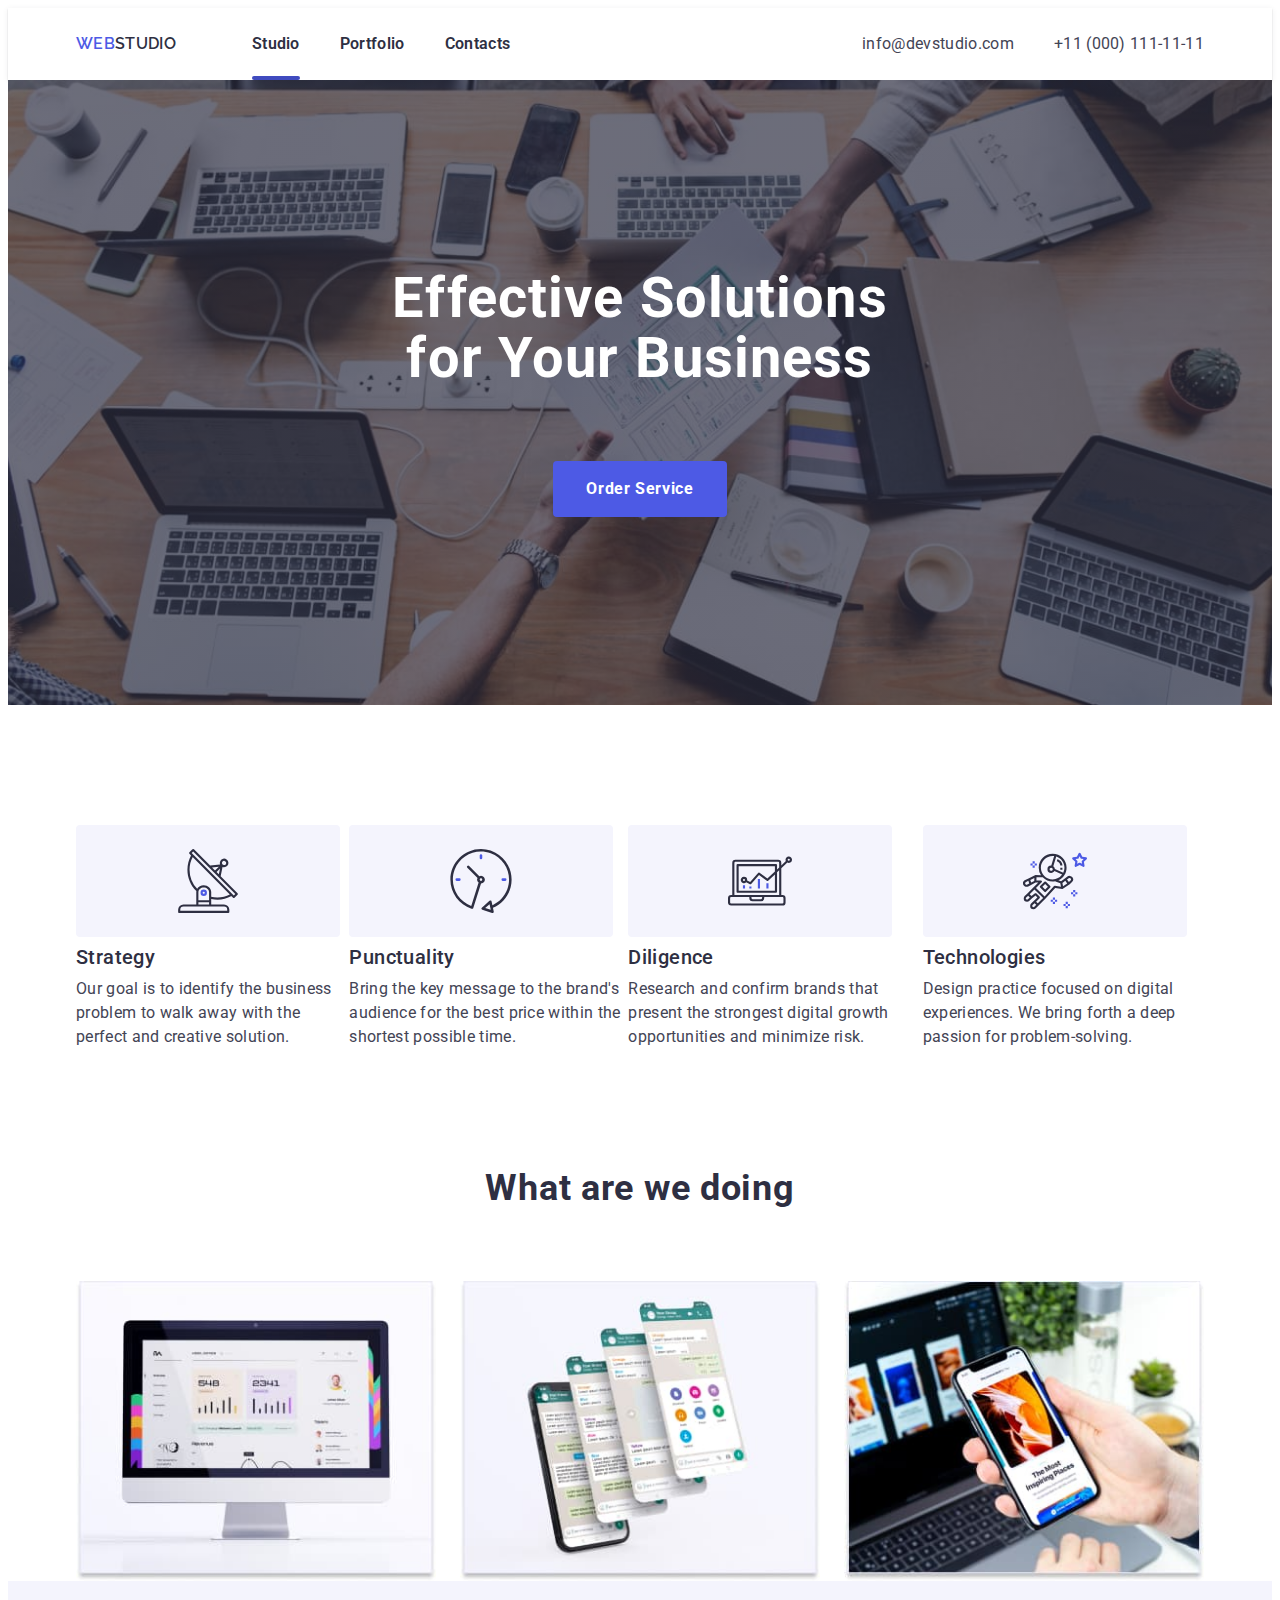
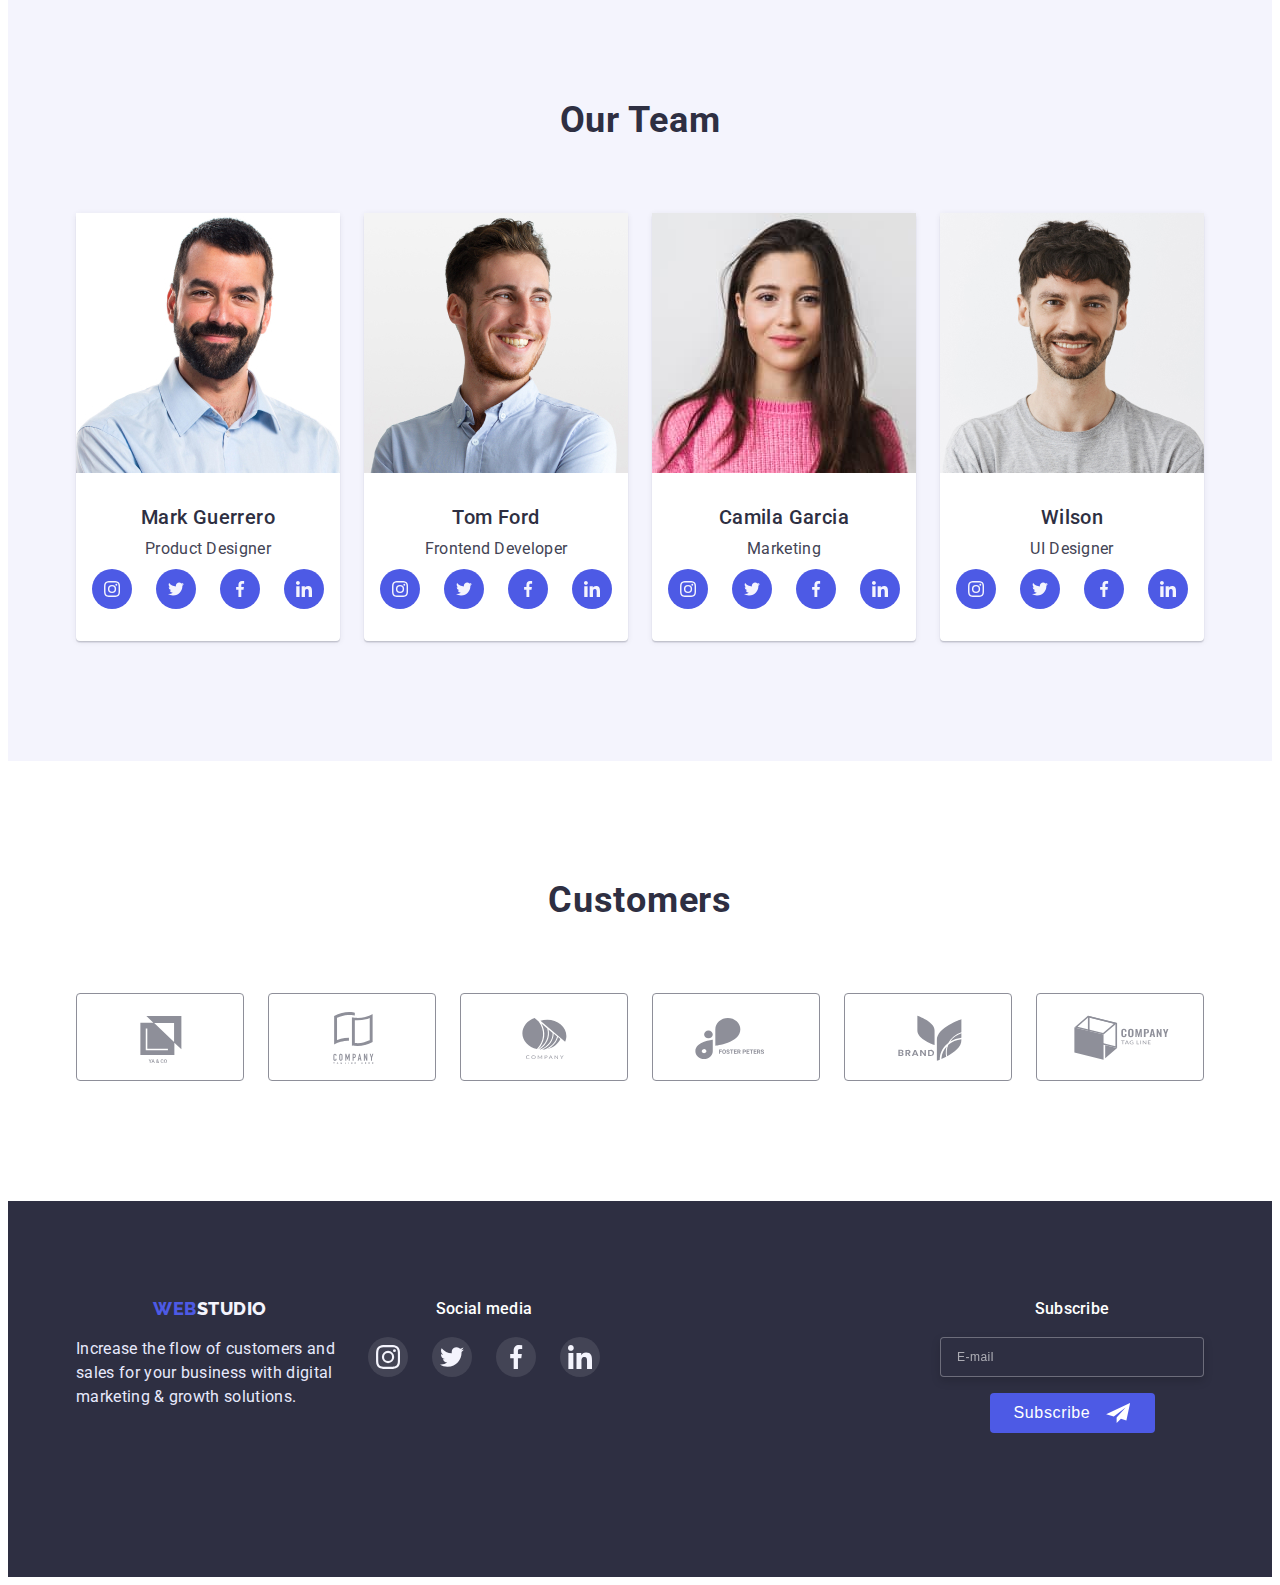
<file: index.html>
<!DOCTYPE html>
<html lang="en">

<head>
  <meta charset="UTF-8">
  <meta http-equiv="X-UA-Compatible" content="IE=edge">
  <meta name="viewport" content="width=device-width, initial-scale=1.0">
  <title>WebStudio</title>
  <link rel="stylesheet" href="https://cdnjs.cloudflare.com/ajax/libs/modern-normalize/1.1.0/modern-normalize.min.css"
    integrity="sha512-wpPYUAdjBVSE4KJnH1VR1HeZfpl1ub8YT/NKx4PuQ5NmX2tKuGu6U/JRp5y+Y8XG2tV+wKQpNHVUX03MfMFn9Q=="
    crossorigin="anonymous" referrerpolicy="no-referrer">
  <link rel="preconnect" href="https://fonts.googleapis.com">
  <link rel="preconnect" href="https://fonts.gstatic.com" crossorigin>
  <link href="https://fonts.googleapis.com/css2?family=Raleway:wght@800&family=Roboto:wght@400;500;700;900&display=swap"
    rel="stylesheet">
  <link rel="stylesheet" href="./css/styles.css">
  <link rel="stylesheet" href="./css/mobile.css">
  <link rel="stylesheet" href="./css/tablet.css">
  <link rel="stylesheet" href="./css/desktop.css">

</head>

<body class="site-body">
  <header class="header">
    <div class="container header-nav">
      <nav class="navigation">
        <a class="header-link header-logo link" href="./index.html"><span class="first-leters">Web</span>Studio</a>
        <ul class="header-list list">
          <li class="item"><a class="header-link link current" href="./index.html">Studio</a></li>
          <li class="item"><a class="header-link link" href="./portfolio.html">Portfolio</a></li>
          <li class="item"><a class="header-link link" href="">Contacts</a></li>
        </ul>
      </nav>
      <ul class="contact list">
        <li><a class="header-tel link" href="mailto:info@devstudio.com">info@devstudio.com</a></li>
        <li><a class="header-email link" href="tel:+110001111111">+11 (000) 111-11-11</a></li>
      </ul>
    </div>
  </header>

  <main>
    <section class="hero">
      <div class="container">
        <h1 class="hero-title">Effective Solutions for Your Business</h1>
        <button data-modal-open type="button" class="hero-btn">Order Service</button>
      </div>
    </section>

  <section class="feature">
    <div class="container">
      <h2 class="visually-hidden">Feature</h2>
      <ul class="feature-list list">
        <li class="feature-item">
          <div class="future-block">
            <svg class="future-icon" width="64" height="64">
              <use href="./images/icons.svg#icon-antenna">
              </use>
            </svg>
          </div>
          <h3 class="feature-tile">Strategy</h3>
          <p class="feature-text">Our goal is to identify the business problem to walk away with the perfect and
            creative solution.</p>
        </li>
        <li class="feature-item">
          <div class="future-block">
            <svg class="future-icon" width="64" height="64">
              <use href="./images/icons.svg#icon-clock">
              </use>
            </svg>
          </div>
          <h3 class="feature-tile">Punctuality</h3>
          <p class="feature-text">Bring the key message to the brand's audience for the best price within the shortest
            possible time.</p>
        </li>
        <li class="feature-item">
          <div class="future-block">
            <svg class="future-icon" width="64" height="64">
              <use href="./images/icons.svg#icon-diagram">
              </use>
            </svg>
          </div>
          <h3 class="feature-tile">Diligence</h3>
          <p class="feature-text">Research and confirm brands that present the strongest digital growth opportunities
            and minimize risk.</p>
        </li>
        <li class="feature-item">
          <div class="future-block">
            <svg class="future-icon" width="64" height="64">
              <use href="./images/icons.svg#icon-astronaut">
              </use>
            </svg>
          </div>
          <h3 class="feature-tile">Technologies</h3>
          <p class="feature-text">Design practice focused on digital experiences. We bring forth a deep passion for
            problem-solving.</p>
        </li>
      </ul>
    </div>
  </section>

  <section class="work">
    <div class="container">
      <h2 class="work-title">What are we doing</h2>
      <ul class="work-list list">
        <li class="item"><img src="images/img.jpg" alt="Computer" width="360" height="300"></li>
        <li class="item"><img src="images/img2.jpg" alt="Phones" width="360" height="300"></li>
        <li class="item"><img src="images/img3.jpg" alt="Phone in hand" width="360" height="300"></li>
      </ul>
    </div>
  </section>

  <section class="team">
    <div class="container">
      <h2 class="team-title">Our Team</h2>
      <ul class="team-list list">
        <li class="team-item"><img src="./images/team-card1.jpg" class="team-image" alt="team-card1" width="264"
            height="260">
          <h3 class="team-name">Mark Guerrero</h3>
          <p class="team-text">Product Designer</p>
          <ul class="team-soc list">
            <li class="soc-item"><a href="" class="soc-link link">
                <svg class="soc-icon" width="16" height="16">
                  <use href="./images/icons.svg#icon-instagram"></use>
                </svg>
              </a></li>
            <li class="soc-item"><a href="" class="soc-link link">
                <svg class="soc-icon" width="16" height="16">
                  <use href="./images/icons.svg#icon-twitter"></use>
                </svg>
              </a></li>
            <li class="soc-item"><a href="" class="soc-link link">
                <svg class="soc-icon" width="16" height="16">
                  <use href="./images/icons.svg#icon-facebook"></use>
                </svg>
              </a></li>
            <li class="soc-item"><a href="" class="soc-link link">
                <svg class="soc-icon" width="16" height="16">
                  <use href="./images/icons.svg#icon-linkedin"></use>
                </svg>
              </a></li>
          </ul>
        </li>
        <li class="team-item"><img src="./images/team-card2.jpg" class="team-image" alt="team-card2" width="264"
            height="260">
          <h3 class="team-name">Tom Ford</h3>
          <p class="team-text">Frontend Developer</p>
          <ul class="team-soc list">
            <li class="soc-item"><a href="" class="soc-link link">
                <svg class="soc-icon" width="16" height="16">
                  <use href="./images/icons.svg#icon-instagram"></use>
                </svg>
              </a></li>
            <li class="soc-item"><a href="" class="soc-link link">
                <svg class="soc-icon" width="16" height="16">
                  <use href="./images/icons.svg#icon-twitter"></use>
                </svg>
              </a></li>
            <li class="soc-item"><a href="" class="soc-link link">
                <svg class="soc-icon" width="16" height="16">
                  <use href="./images/icons.svg#icon-facebook"></use>
                </svg>
              </a></li>
            <li class="soc-item"><a href="" class="soc-link link">
                <svg class="soc-icon" width="16" height="16">
                  <use href="./images/icons.svg#icon-linkedin"></use>
                </svg>
              </a></li>
          </ul>
        </li>
        <li class="team-item"><img src="./images/team-card3.jpg" class="team-image" alt="team-card3" width="264"
            height="260">
          <h3 class="team-name">Camila Garcia</h3>
          <p class="team-text">Marketing</p>
          <ul class="team-soc list">
            <li class="soc-item"><a href="" class="soc-link link">
                <svg class="soc-icon" width="16" height="16">
                  <use href="./images/icons.svg#icon-instagram"></use>
                </svg>
              </a></li>
            <li class="soc-item"><a href="" class="soc-link link">
                <svg class="soc-icon" width="16" height="16">
                  <use href="./images/icons.svg#icon-twitter"></use>
                </svg>
              </a></li>
            <li class="soc-item"><a href="" class="soc-link link">
                <svg class="soc-icon" width="16" height="16">
                  <use href="./images/icons.svg#icon-facebook"></use>
                </svg>
              </a></li>
            <li class="soc-item"><a href="" class="soc-link link">
                <svg class="soc-icon" width="16" height="16">
                  <use href="./images/icons.svg#icon-linkedin"></use>
                </svg>
              </a></li>
          </ul>
        </li>
        <li class="team-item"><img src="./images/team-card4.jpg" class="team-image" alt="team-card4" width="264"
            height="260">
          <h3 class="team-name">Wilson</h3>
          <p class="team-text">UI Designer</p>
          <ul class="team-soc list">
            <li class="soc-item"><a href="" class="soc-link link">
                <svg class="soc-icon" width="16" height="16">
                  <use href="./images/icons.svg#icon-instagram"></use>
                </svg>
              </a></li>
            <li class="soc-item"><a href="" class="soc-link link">
                <svg class="soc-icon" width="16" height="16">
                  <use href="./images/icons.svg#icon-twitter"></use>
                </svg>
              </a></li>
            <li class="soc-item"><a href="" class="soc-link link">
                <svg class="soc-icon" width="16" height="16">
                  <use href="./images/icons.svg#icon-facebook"></use>
                </svg>
              </a></li>
            <li class="soc-item"><a href="" class="soc-link link">
                <svg class="soc-icon" width="16" height="16">
                  <use href="./images/icons.svg#icon-linkedin"></use>
                </svg>
              </a></li>
          </ul>
        </li>
      </ul>
    </div>
  </section>

  <section class="customers">
    <div class="container">
      <h2 class="customers-title">Customers</h2>
      <ul class="customers-list list">
        <li class="customers-item"><a href="" class="customers-link link">
            <svg class="company-icom" width="104" height="56">
              <use href="./images/icons.svg#icon-logo-1"></use>
            </svg>
          </a></li>
        <li class="customers-item"><a href="" class="customers-link link">
            <svg class="company-icom" width="104" height="56">
              <use href="./images/icons.svg#icon-logo-2"></use>
            </svg>
          </a></li>
        <li class="customers-item"><a href="" class="customers-link link">
            <svg class="company-icom" width="104" height="56">
              <use href="./images/icons.svg#icon-logo-3"></use>
            </svg>
          </a></li>
        <li class="customers-item"><a href="" class="customers-link link">
            <svg class="company-icom" width="104" height="56">
              <use href="./images/icons.svg#icon-logo-4"></use>
            </svg>
          </a></li>
        <li class="customers-item"><a href="" class="customers-link link">
            <svg class="company-icom" width="104" height="56">
              <use href="./images/icons.svg#icon-logo-5"></use>
            </svg>
          </a></li>
        <li class="customers-item"><a href="" class="customers-link link">
            <svg class="company-icom" width="104" height="56">
              <use href="./images/icons.svg#icon-logo-6"></use>
            </svg>
          </a></li>
      </ul>
    </div>
  </section>
  </main>

  <footer class="footer">
    <div class="container footer-container">
      <div class="footer-container-logo">
        <a href="./index.html" class="footer-logo link"><span class="first-leters">Web</span>Studio</a>
        <p class="footer-text">
          Increase the flow of customers and sales for your business with digital marketing & growth solutions.
        </p>
      </div>
      <div class="media">
        <p class="soc-text">Social media</p>
        <ul class="media-soc list">
          <li class="soc-item"><a href="" class="footer-soc-link link">
              <svg class="footer-soc-icon" width="24" height="24">
                <use href="./images/icons.svg#icon-instagram"></use>
              </svg>
            </a></li>
          <li class="soc-item"><a href="" class="footer-soc-link link">
              <svg class="footer-soc-icon" width="24" height="24">
                <use href="./images/icons.svg#icon-twitter"></use>
              </svg>
            </a></li>
          <li class="soc-item"><a href="" class="footer-soc-link link">
              <svg class="footer-soc-icon" width="24" height="24">
                <use href="./images/icons.svg#icon-facebook"></use>
              </svg>
            </a></li>
          <li class="soc-item"><a href="" class="footer-soc-link link">
              <svg class="footer-soc-icon" width="24" height="24">
                <use href="./images/icons.svg#icon-linkedin"></use>
              </svg>
            </a></li>
        </ul>
      </div>
      <div class="subscrible">
        <p class="subscrible-text">Subscribe</p>
        <form class="subscribe-form">
          <input type="email" name="email" id="email" class="subscribe-input" placeholder="E-mail">
          <button type="submit" class="subscribe-btn">Subscribe
            <svg width="24" height="20" class="subscribe-svg">
              <use href="./images/icons.svg#icon-send"></use>
            </svg>
          </button>
        </form>
      </div>
    </div>

  </footer>

  <div class="backdrop is-hidden" data-modal>
    <div class="modal">
      <button data-modal-close type="button" class="modal-close"><svg class="icon icon-vector">
          <use href="./images/icons.svg#icon-vector"></use>
        </svg></button>

      <form class=" form-order">
        <div>
          <p class="form-title">Leave your contacts and we will call you back</p>
        </div>
        <div class="form-field">
          <label for="name" class="form-lable">Name</label>
          <input type="text" name="user-name" id="name" class="form-input" autofocus required>
          <svg class="input-icon" width="12" height="12">
            <use href="./images/icons.svg#icon-user"></use>
          </svg>
        </div>

        <div class=" form-field">
          <label for="tel" class="form-lable">Phone</label>
          <input type="tel" name="phone" class="form-input" id="tel" required>
          <svg class="input-icon" width="13" height="13">
            <use href="./images/icons.svg#icon-tel"></use>
          </svg>
        </div>

        <div class=" form-field">
          <label for="mail" class="form-lable">Email</label>
          <input type="email" name="mail" class="form-input" id="mail" required>
          <svg class="input-icon" width="15" height="13">
            <use href="./images/icons.svg#icon-mail"></use>
          </svg>
        </div>

        <div class=" form-field last-field">
          <label for="comment" class="form-lable">Comment</label>
          <textarea name="comment" class="form-textarea" id="comment" cols="30" rows="10"
            placeholder="Text input"></textarea>
        </div>

        <div class="form-check">
          <input type="checkbox" name="agreement" class="checkbox-input" value="true" id="agreement">
          <label for="agreement" class="checkbox-lable">I accept the terms and conditions of the
            <a href="" class="privacy">Privacy Policy</a>
          </label>
        </div>

        <div class="form-submit">
          <button type="submit" class="form-btn">Send
          </button>
        </div>
      </form>

    </div>
  </div>


  <script src="./js/modal.js"></script>
</body>

</html>
</file>
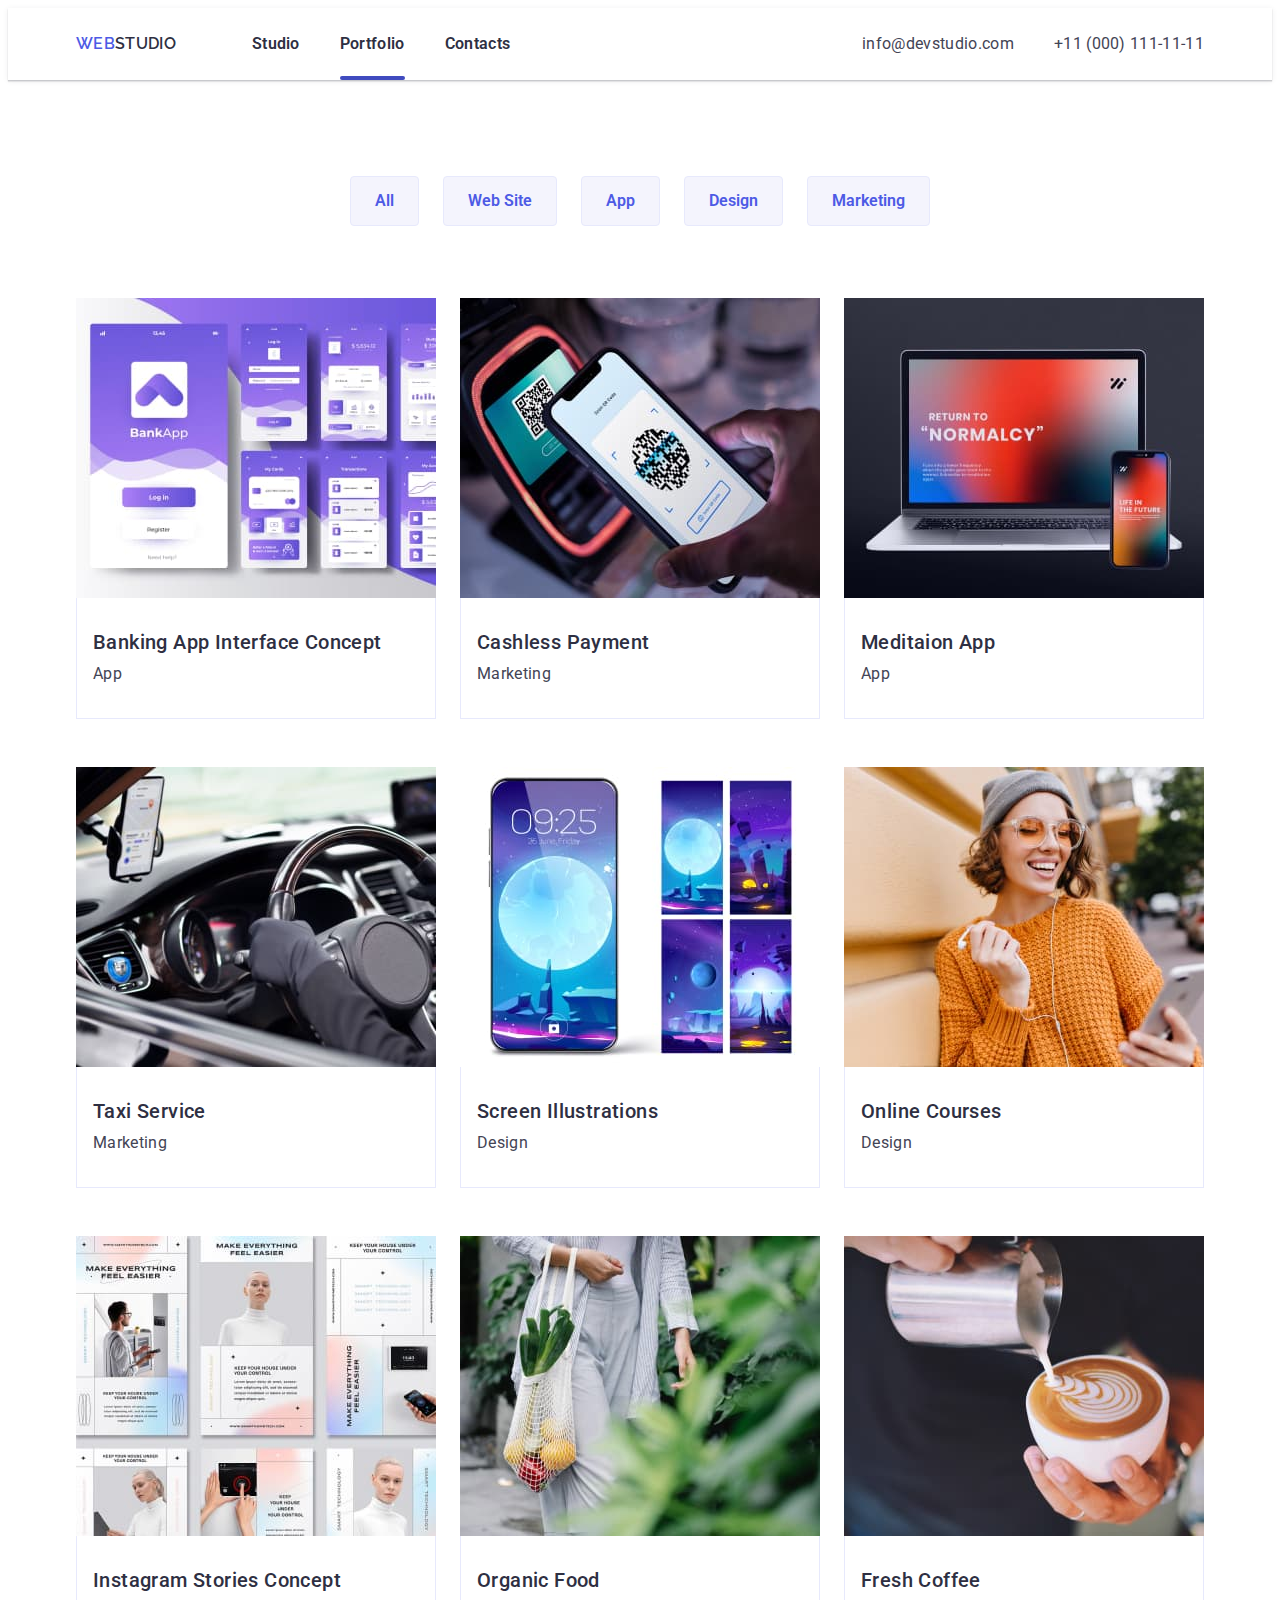
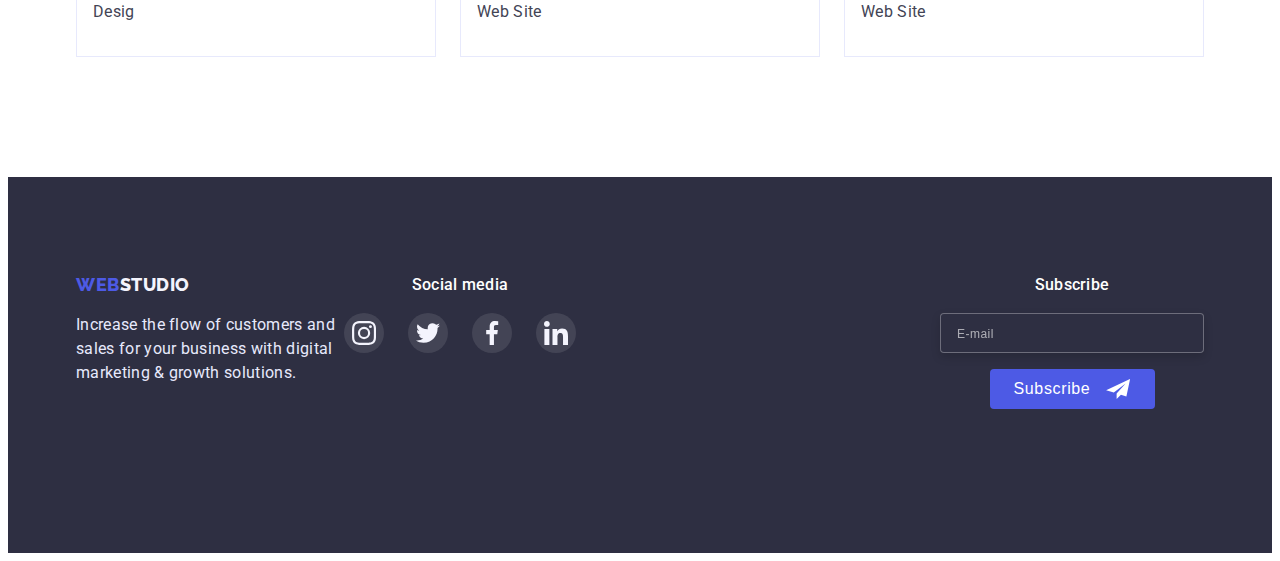
<file: portfolio.html>
<!DOCTYPE html>
<html lang="en">

<head>
  <meta charset="UTF-8">
  <meta http-equiv="X-UA-Compatible" content="IE=edge">
  <meta name="viewport" content="width=device-width, initial-scale=1.0">
  <title>WebStudio</title>
  <link rel="stylesheet" href="https://cdnjs.cloudflare.com/ajax/libs/modern-normalize/1.1.0/modern-normalize.min.css"
    integrity="sha512-wpPYUAdjBVSE4KJnH1VR1HeZfpl1ub8YT/NKx4PuQ5NmX2tKuGu6U/JRp5y+Y8XG2tV+wKQpNHVUX03MfMFn9Q=="
    crossorigin="anonymous" referrerpolicy="no-referrer">
  <link rel="preconnect" href="https://fonts.googleapis.com">
  <link rel="preconnect" href="https://fonts.gstatic.com" crossorigin>
  <link href="https://fonts.googleapis.com/css2?family=Raleway:wght@800&family=Roboto:wght@400;500;700;900&display=swap"
    rel="stylesheet">
  <link rel="stylesheet" href="./css/styles.css">
  <link rel="stylesheet" href="./css/mobile.css">
  <link rel="stylesheet" href="./css/tablet.css">
  <link rel="stylesheet" href="./css/desktop.css">
</head>

<body class="site-body">
  <header class="header">
    <div class="container header-nav">
      <nav class="navigation">
        <a class="header-link header-logo link" href="./index.html"><span class="first-leters">Web</span>Studio</a>
        <ul class="header-list list">
          <li class="item"><a class="header-link link" href="./index.html">Studio</a></li>
          <li class="item"><a class="header-link link current" href="./portfolio.html">Portfolio</a></li>
          <li class="item"><a class="header-link link" href="">Contacts</a></li>
        </ul>
      </nav>
      <ul class="contact list">
        <li><a class="header-tel link" href="mailto:info@devstudio.com">info@devstudio.com</a></li>
        <li><a class="header-email link" href="tel:+110001111111">+11 (000) 111-11-11</a></li>
      </ul>
    </div>
  </header>

  <main>
    <section class="portfolio">
      <h2 class="portfolio visually-hidden">Portfolio</h2>
      <div class="container">
        <h1 class="filter visually-hidden">Filter</h1>
        <ul class="filter-list list">
          <li><button type="button" class="btn">All</button></li>
          <li><button type="button" class="btn">Web Site</button></li>
          <li><button type="button" class="btn">App</button></li>
          <li><button type="button" class="btn">Design</button></li>
          <li><button type="button" class="btn">Marketing</button></li>
        </ul>

        <ul class="portfolio-list list">
          <li class="portfolio-item">
            <a href="" class="portfolio-link link">
              <div class="portfolio-overlay">
                <img src="./images/portfolio/banking-app.jpg" class="portfolio-picture" alt="Babking app" width="360">
                <div class="overley-card">
                  <p class="text-card">14 Stylish and User-Friendly App Design Concepts · Task
                    Manager App · Calorie Tracker App · Exotic Fruit Ecommerce App · Cloud
                    Storage App</p>
                </div>
              </div>
              <div class="container-txt">
                <h3 class="portfolio-title">Banking App Interface Concept</h3>
                <p class="portfolio-text">App</p>
              </div>
            </a>
          </li>
          <li class="portfolio-item">
            <a href="" class="portfolio-link link">
              <div class="portfolio-overlay">
                <img src="./images/portfolio/cashless-payment.jpg" class="portfolio-picture" alt="Phone scan"
                  width="360">
                <div class="overley-card">
                  <p class="text-card">14 Stylish and User-Friendly App Design Concepts · Task
                    Manager App · Calorie Tracker App · Exotic Fruit Ecommerce App · Cloud
                    Storage App</p>
                </div>
              </div>
              <div class="container-txt">
                <h3 class="portfolio-title">Cashless Payment</h3>
                <p class="portfolio-text">Marketing</p>
              </div>
            </a>
          </li>
          <li class="portfolio-item">
            <a href="" class="portfolio-link link">
              <div class="portfolio-overlay">
                <img src="./images/portfolio/meditaion-app.jpg" class="portfolio-picture" alt="Laptop" width="360">
                <div class="overley-card">
                  <p class="text-card">14 Stylish and User-Friendly App Design Concepts · Task
                    Manager App · Calorie Tracker App · Exotic Fruit Ecommerce App · Cloud
                    Storage App</p>
                </div>
              </div>
              <div class="container-txt">
                <h3 class="portfolio-title">Meditaion App</h3>
                <p class="portfolio-text">App</p>
              </div>
            </a>
          </li>
          <li class="portfolio-item">
            <a href="" class="portfolio-link link">
              <div class="portfolio-overlay">
                <img src="./images/portfolio/taxi-service.jpg" class="portfolio-picture" alt="Car" width="360">
                <div class="overley-card">
                  <p class="text-card">14 Stylish and User-Friendly App Design Concepts · Task
                    Manager App · Calorie Tracker App · Exotic Fruit Ecommerce App · Cloud
                    Storage App</p>
                </div>
              </div>
              <div class="container-txt">
                <h3 class="portfolio-title">Taxi Service</h3>
                <p class="portfolio-text">Marketing</p>
              </div>
            </a>
          </li>
          <li class="portfolio-item">
            <a href="" class="portfolio-link link">
              <div class="portfolio-overlay">
                <img src="./images/portfolio/screen-illustrations.jpg" class="portfolio-picture" alt="Phone"
                  width="360">
                <div class="overley-card">
                  <p class="text-card">14 Stylish and User-Friendly App Design Concepts · Task
                    Manager App · Calorie Tracker App · Exotic Fruit Ecommerce App · Cloud
                    Storage App</p>
                </div>
              </div>
              <div class="container-txt">
                <h3 class="portfolio-title">Screen Illustrations</h3>
                <p class="portfolio-text">Design</p>
              </div>
            </a>
          </li>
          <li class="portfolio-item">
            <a href="" class="portfolio-link link">
              <div class="portfolio-overlay">
                <img src="./images/portfolio/online-courses.jpg" class="portfolio-picture" alt="Girl" width="360">
                <div class="overley-card">
                  <p class="text-card">14 Stylish and User-Friendly App Design Concepts · Task
                    Manager App · Calorie Tracker App · Exotic Fruit Ecommerce App · Cloud
                    Storage App</p>
                </div>
              </div>
              <div class="container-txt">
                <h3 class="portfolio-title">Online Courses</h3>
                <p class="portfolio-text">Design</p>
              </div>
            </a>
          </li>
          <li class="portfolio-item">
            <a href="" class="portfolio-link link">
              <div class="portfolio-overlay">
                <img src="./images/portfolio/instagram-stories.jpg" class="portfolio-picture" alt="Instagram stories"
                  width="360">
                <div class="overley-card">
                  <p class="text-card">14 Stylish and User-Friendly App Design Concepts · Task
                    Manager App · Calorie Tracker App · Exotic Fruit Ecommerce App · Cloud
                    Storage App</p>
                </div>
              </div>
              <div class="container-txt">
                <h3 class="portfolio-title">Instagram Stories Concept</h3>
                <p class="portfolio-text">Desig</p>
              </div>
            </a>
          </li>
          <li class="portfolio-item">
            <a href="" class="portfolio-link link">
              <div class="portfolio-overlay">
                <img src="./images/portfolio/organic-food.jpg" class="portfolio-picture" alt="Food" width="360">
                <div class="overley-card">
                  <p class="text-card">14 Stylish and User-Friendly App Design Concepts · Task
                    Manager App · Calorie Tracker App · Exotic Fruit Ecommerce App · Cloud
                    Storage App</p>
                </div>
              </div>
              <div class="container-txt">
                <h3 class="portfolio-title">Organic Food</h3>
                <p class="portfolio-text">Web Site</p>
              </div>
            </a>
          </li>
          <li class="portfolio-item">
            <a href="" class="portfolio-link link">
              <div class="portfolio-overlay">
                <img src="./images/portfolio/fresh-coffee.jpg" class="portfolio-picture" alt="The cap of coffee"
                  width="360">
                <div class="overley-card">
                  <p class="text-card">14 Stylish and User-Friendly App Design Concepts · Task
                    Manager App · Calorie Tracker App · Exotic Fruit Ecommerce App · Cloud
                    Storage App</p>
                </div>
              </div>
              <div class="container-txt">
                <h3 class="portfolio-title">Fresh Coffee</h3>
                <p class="portfolio-text">Web Site</p>
              </div>
            </a>
          </li>
        </ul>
      </div>
    </section>
  </main>

  <footer class="footer">
    <div class="container footer-container">
      <div>
        <a href="./index.html" class="footer-logo link"><span class="first-leters">Web</span>Studio</a>
        <p class="footer-text">
          Increase the flow of customers and sales for your business with digital marketing & growth solutions.
        </p>
      </div>
      <div class="media">
        <p class="soc-text">Social media</p>
        <ul class="media-soc list">
          <li class="soc-item"><a href="" class="footer-soc-link link">
              <svg class="footer-soc-icon" width="24" height="24">
                <use href="./images/icons.svg#icon-instagram"></use>
              </svg>
            </a></li>
          <li class="soc-item"><a href="" class="footer-soc-link link">
              <svg class="footer-soc-icon" width="24" height="24">
                <use href="./images/icons.svg#icon-twitter"></use>
              </svg>
            </a></li>
          <li class="soc-item"><a href="" class="footer-soc-link link">
              <svg class="footer-soc-icon" width="24" height="24">
                <use href="./images/icons.svg#icon-facebook"></use>
              </svg>
            </a></li>
          <li class="soc-item"><a href="" class="footer-soc-link link">
              <svg class="footer-soc-icon" width="24" height="24">
                <use href="./images/icons.svg#icon-linkedin"></use>
              </svg>
            </a></li>
        </ul>
      </div>
      <div class="subscrible">
        <p class="subscrible-text">Subscribe</p>
        <form class="subscribe-form">
          <input type="email" name="email" id="email" class="subscribe-input" placeholder="E-mail">
          <button type="submit" class="subscribe-btn">Subscribe
            <svg width="24" height="20" class="subscribe-svg">
              <use href="./images/icons.svg#icon-send"></use>
            </svg>
          </button>
        </form>
      </div>
    </div>

  </footer>


</body>

</html>
</file>
<file: css/styles.css>
*,
*::before,
*::after {
  box-sizing: border-box;
}

:root {
  --first-color: #2e2f42;
  --second-color: #ffffff;
  --brand-color: #4d5ae5;
  --text-color: #434455;
  --lith-color: #f4f4fd;
  --acent-color: #e7e9fc;
  --click-color: #404bbf;
  --modal-color: #fcfcfc;
  --timing-function: cubic-bezier(0.4, 0, 0.2, 1);
}

h1,
h2,
h3,
h4,
h5,
h6,
p {
  margin: 0;
}
ul {
  margin: 0;
  padding-left: 0;
}

img {
  display: block;
}

.site-body {
  font-family: "Roboto", sans-serif;
  background-color: var(--second-color);
}

.container {
  padding: 0 15px;
  margin-right: auto;
  margin-left: auto;
  /* outline: 1px solid red; */
}

.visually-hidden {
  position: absolute;
  width: 1px;
  height: 1px;
  margin: -1px;
  border: 0;
  padding: 0;
  white-space: nowrap;
  clip-path: inset(100%);
  clip: rect(0, 0, 0, 0);
  overflow: hidden;
}

.list {
  margin: 0;
  list-style: none;
}

.link {
  position: relative;
  text-decoration: none;
  display: inline-block;
}

.header {
  height: 72px;
  box-shadow: 0px 2px 1px rgba(46, 47, 66, 0.08),
    0px 1px 1px rgba(46, 47, 66, 0.16), 0px 1px 6px rgba(46, 47, 66, 0.08);
}

.header-nav {
  display: flex;
}

.navigation {
  display: flex;
}

.header > .container {
  display: flex;
  height: auto;
}

.header-list {
  display: none;
}

.current {
  color: var(--brand-color);
}

.header-logo {
  font-family: "Raleway", sans-serif;
  font-weight: 800;
  font-size: 18px;
  line-height: 1.33;
  letter-spacing: 0.03em;
  text-transform: uppercase;
  color: var(--first-color);
  width: auto;
  height: auto;
  margin-right: 76px;
  padding-top: 24px;
  padding-bottom: 24px;
}

.first-leters {
  color: var(--brand-color);
}

.contact {
  display: none;
}

/* --------------HERO----------------------*/

.hero {
  background: var(--first-color);
  background-image: linear-gradient(
      rgba(46, 47, 66, 0.7),
      rgba(46, 47, 66, 0.7)
    ),
    url(../images/people-office.jpg);
  background-repeat: no-repeat;
  background-position: center;
  background-size: cover;
  text-align: center;
  margin-left: auto;
  margin-right: auto;
  padding-top: 112px;
  padding-bottom: 112px;
}

.hero-title {
  max-width: 320px;
  margin-right: auto;
  margin-left: auto;
  margin-bottom: 72px;
  font-weight: 700;
  font-size: 36px;
  line-height: 1.08;
  text-align: center;
  letter-spacing: 0.02em;
  color: var(--second-color);
  height: auto;
}

.hero-btn {
  font-family: inherit;
  font-weight: 700;
  font-size: 16px;
  line-height: 1.19;
  align-items: center;
  letter-spacing: 0.04em;
  color: var(--second-color);
  background: var(--brand-color);
  cursor: pointer;

  padding: 16px 32px;
  min-width: 169px;
  min-height: 56px;
  border-radius: 4px;
  border: 1px solid transparent;

  transition: background-color 250ms var(--timing-function),
    box-shadow 250ms var(--timing-function);
}

.hero-btn:hover,
.hero-btn:focus {
  background-color: var(--click-color);
  box-shadow: 0px 4px 4px rgba(0, 0, 0, 0.15);
}

/* ---------------FEATURE--------------------- */

.feature {
  padding-top: 96px;
  padding-bottom: 96px;
}

.future-block {
  display: none;
}

.feature-list {
  display: flex;
  flex-wrap: wrap;
}

.feature-tile {
  text-align: center;
  font-weight: 700;
  font-size: 36px;
  line-height: 1.2;
  letter-spacing: 0.02em;
  color: var(--first-color);
  margin-bottom: 8px;
}

.feature-text {
  font-weight: 500;
  font-size: 16px;
  line-height: 1.5;
  letter-spacing: 0.02em;
  color: var(--text-color);
}

/* ---------------WORK--------------------- */
.work {
  display: none;
}

.work-list {
  display: flex;
  gap: 24px;
}

.work-title {
  font-weight: 700;
  font-size: 36px;
  line-height: 1.11;
  text-align: center;
  letter-spacing: 0.02em;
  color: var(--first-color);
  margin-bottom: 72px;
}

/* ---------------TEAM--------------------- */

.team {
  padding-top: 96px;
  padding-bottom: 96px;
  margin-left: auto;
  margin-right: auto;
  background: var(--lith-color);
}

.team-title {
  font-weight: 700;
  font-size: 36px;
  line-height: 1.11;
  text-align: center;
  letter-spacing: 0.02em;
  color: var(--first-color);
  margin-bottom: 72px;
}

.team-list {
  display: flex;
  flex-wrap: wrap;
  justify-content: center;
  align-items: center;
  gap: 72px;
  border-radius: 4px;
}

.team-item {
  /* width: 100%; */
  background: var(--second-color);
  border-radius: 4px;
  box-shadow: 0px 1px 6px rgba(46, 47, 66, 0.08),
    0px 1px 1px rgba(46, 47, 66, 0.16), 0px 2px 1px rgba(46, 47, 66, 0.08);
}

.team-image {
  margin-bottom: 32px;
}

.team-name {
  font-weight: 500;
  font-size: 20px;
  line-height: 1.2;
  text-align: center;
  letter-spacing: 0.02em;
  color: var(--first-color);
  margin-bottom: 8px;
}

.team-text {
  font-size: 16px;
  line-height: 1.5;
  text-align: center;
  letter-spacing: 0.02em;
  color: var(--text-color);
  margin-bottom: 8px;
}

.team-soc {
  display: flex;
  justify-content: center;
  gap: 24px;
  margin-bottom: 32px;
}

.soc-item {
  width: 40px;
  height: 40px;
}
.soc-link {
  width: 100%;
  height: 100%;
  background-color: var(--brand-color);
  border-radius: 50%;
  display: flex;
  align-items: center;
  justify-content: center;

  transition: background-color 250ms var(--timing-function);
}

.soc-link:hover,
.soc-link:focus {
  background-color: var(--click-color);
}

/* ---------------CUSTOMERS----------------- */

.customers {
  padding-top: 96px;
  padding-bottom: 96px;
  margin-left: auto;
  margin-right: auto;
}

.customers-title {
  font-weight: 700;
  font-size: 36px;
  line-height: 1.11;
  text-align: center;
  letter-spacing: 0.02em;

  color: var(--first-color);
  margin-bottom: 72px;
}
.customers-list {
  display: flex;
  flex-wrap: wrap;
  justify-content: center;
  column-gap: 16px;
  row-gap: 72px;
}

.customers-item {
  width: 190px;
  height: 88px;
}

.customers-link {
  display: flex;
  justify-content: center;
  align-items: center;
  width: 100%;
  height: 100%;
  border: 1px solid #8e8f99;
  color: #8e8f99;
  border-radius: 4px;
  transition: border-color 250ms var(--timing-function),
    color 250ms var(--timing-function);
}

.company-icom {
  fill: currentColor;
}

.customers-link:hover,
.customers-link:focus {
  border-color: var(--click-color);
  color: var(--click-color);
}

/* --------------PORTFOLIO------------- */

.portfolio {
  padding-top: 96px;
  padding-bottom: 120px;
}

.filter-list {
  display: flex;
  flex-direction: row;
  justify-content: center;
  gap: 24px;
  margin-bottom: 72px;
}

.btn {
  padding: 12px 24px;
  border-radius: 4px;

  font-family: inherit;
  font-weight: 600;
  font-size: 16px;
  line-height: 1.5;
  color: var(--brand-color);
  background: var(--lith-color);
  border: 1px solid var(--acent-color);
  cursor: pointer;

  transition: color 250ms var(--timing-function),
    background-color 250ms var(--timing-function),
    border-color 250ms var(--timing-function),
    box-shadow 250ms var(--timing-function);
}

.btn:hover,
.btn:focus {
  color: var(--second-color);
  background-color: var(--click-color);
  border: none;
  box-shadow: 0px 1px 6px rgba(46, 47, 66, 0.08),
    0px 1px 1px rgba(46, 47, 66, 0.16), 0px 2px 1px rgba(46, 47, 66, 0.08);
}

.portfolio-list {
  display: flex;
  flex-wrap: wrap;
  justify-content: space-between;
}

.portfolio-item {
  position: relative;
  width: 360px;
  margin-bottom: 48px;
}

.portfolio-link {
  position: relative;
  width: auto;
  height: auto;

  transition: box-shadow 250ms var(--timing-function);
}
.portfolio-link:hover,
.portfolio-link:focus {
  box-shadow: 0px 1px 6px rgba(46, 47, 66, 0.08);
}

.portfolio-item:nth-child(n + 7) {
  margin-bottom: 0;
}

.portfolio-picture {
  position: relative;
}

.container-img {
  position: relative;
  overflow: hidden;
}

.portfolio-title {
  font-weight: 500;
  font-size: 20px;
  line-height: 1.2;
  letter-spacing: 0.02em;
  color: var(--first-color);
  margin-bottom: 8px;
}

.container-txt {
  padding: 32px 16px;
  border: 1px solid var(--acent-color);
  border-top: none;
}

.portfolio-text {
  font-size: 16px;
  line-height: 1.5;
  letter-spacing: 0.02em;
  color: var(--text-color);
}
/* -------------FOTER---------------- */
.footer {
  background: var(--first-color);
  padding-top: 96px;
  padding-bottom: 96px;
}

.footer-container {
  display: flex;
  flex-direction: column;
}
.footer-container-logo {
  display: flex;
  flex-direction: column;
}

.footer-logo {
  text-align: center;
  font-family: "Raleway", sans-serif;
  font-weight: 800;
  font-size: 18px;
  line-height: 1.33;
  letter-spacing: 0.03em;
  text-transform: uppercase;
  align-items: center;
  color: var(--lith-color);
  width: auto;
  height: auto;
  margin-bottom: 16px;
}

.footer-text {
  width: 268px;
  font-size: 16px;
  line-height: 1.5;
  letter-spacing: 0.02em;
  color: var(--acent-color);
  margin-left: auto;
  margin-right: auto;
  margin-bottom: 72px;
}

.media-soc {
  display: flex;
  justify-content: center;
  gap: 24px;
  margin-bottom: 72px;
}

.soc-text,
.subscrible-text {
  text-align: center;
  font-weight: 500;
  font-size: 16px;
  line-height: 1.5;
  letter-spacing: 0.02em;
  color: var(--second-color);
  margin-bottom: 16px;
}

.footer-soc-link {
  width: 100%;
  height: 100%;
  border-radius: 50%;
  display: flex;
  align-items: center;
  justify-content: center;
  background-color: rgba(255, 255, 255, 0.1);

  transition: background-color 250ms var(--timing-function);
}

.footer-soc-link:hover,
.footer-soc-link:focus {
  background-color: #31d0aa;
}

.subscribe-form {
  display: flex;
  flex-direction: column;
  align-items: center;
  gap: 16px;
}

.subscribe-input {
  padding-left: 16px;
  width: 264px;
  height: 40px;
  background-color: var(--first-color);
  color: rgba(255, 255, 255, 0.6);

  border: 1px solid rgba(255, 255, 255, 0.3);
  filter: drop-shadow(0px 4px 4px rgba(0, 0, 0, 0.15));
  border-radius: 4px;
  /* margin-right: 24px; */
}

.subscribe-input::placeholder {
  font-size: 12px;
  line-height: 2;
  letter-spacing: 0.04em;

  color: rgba(255, 255, 255, 0.6);
}

.subscribe-btn {
  display: flex;
  padding: 8px 24px;
  gap: 16px;

  width: 165px;
  height: 40px;
  font-weight: 500;
  font-size: 16px;
  line-height: 1.5;
  align-items: center;
  text-align: center;
  letter-spacing: 0.04em;
  color: var(--second-color);
  border: none;
  background: var(--brand-color);
  border-radius: 4px;
  cursor: pointer;
  fill: var(--second-color);
}

.subscribe-btn:hover,
.subscribe-btn:focus {
  background-color: var(--click-color);
  box-shadow: 0px 4px 4px rgba(0, 0, 0, 0.15);
  transition: color 250ms var(--timing-function);
}

.backdrop {
  position: fixed;
  top: 0;
  left: 0;
  width: 100%;
  height: 100%;
  background: rgba(46, 47, 66, 0.4);
  transition: opacity 250ms var(--timing-function);
}

.backdrop.is-hidden {
  opacity: 0;
  pointer-events: none;
}

.modal {
  position: absolute;
  top: 50%;
  left: 50%;
  transform: translate(-50%, -50%);

  min-width: 408px;
  min-height: 506px;
  background: var(--modal-color);
  box-shadow: 0px 1px 1px rgba(0, 0, 0, 0.14), 0px 1px 3px rgba(0, 0, 0, 0.12),
    0px 2px 1px rgba(0, 0, 0, 0.2);
  border-radius: 4px;
}

.modal-close {
  position: absolute;
  display: flex;
  justify-content: center;
  align-items: center;
  width: 24px;
  height: 24px;
  padding: 0;
  top: 24px;
  right: 24px;
  background: var(--acent-color);
  border: 1px solid rgba(0, 0, 0, 0.1);
  border-radius: 50%;
  transition: background-color 250ms var(--timing-function);
}

.icon-vector {
  width: 8px;
  height: 8px;
  background: var(--acent-color);
  transition: background-color 250ms var(--timing-function);
}

.modal-close:hover,
.modal-close:focus {
  background-color: var(--click-color);
  fill: var(--second-color);
}

.modal-close:hover .icon-vector,
.modal-close:focus .icon-vector {
  background-color: var(--click-color);
  fill: var(--second-color);
}

/* ++++++++++++++++overlay++++++++++++++++++++++++++ */

.portfolio-overlay {
  position: relative;
  overflow: hidden;
}

.overley-card {
  position: absolute;
  content: "";
  top: 100%;
  left: 0;
  width: 100%;
  height: 100%;
  display: flex;
  transition: 250ms;
}

.text-card {
  font-size: 16px;
  line-height: 1.5;
  letter-spacing: 0.02em;
  color: var(--lith-color);
  display: flex;
  background: var(--brand-color);
  padding: 40px 32px;
}
.portfolio-link:hover .overley-card,
.portfolio-link:focus .overley-card {
  transform: translateY(-100%);
}

.portfolio-overlay::before {
  display: flex;
  position: absolute;
  content: "";
  top: 0;
  left: 0;
  transform: translateY(-100%);
}

/* ++++++++++++++++++++++++++++++++++++++++++++++++ */

textarea {
  resize: none;
}

.form-order {
  width: 408px;
  margin-left: auto;
  margin-right: auto;
  padding: 24px;
  padding-top: 72px;
  background-color: var(--modal-color);
  box-shadow: 0px 1px 1px rgba(0, 0, 0, 0.14), 0px 1px 3px rgba(0, 0, 0, 0.12),
    0px 2px 1px rgba(0, 0, 0, 0.2);
  border-radius: 4px;
}

.form-title {
  width: 360px;
  height: 24px;
  font-weight: 500;
  font-size: 16px;
  line-height: 1.5;
  text-align: center;
  letter-spacing: 0.02em;
  color: var(--first-color);
  margin-bottom: 14px;
}

.form-field {
  position: relative;
  display: flex;
  flex-direction: column;
  margin-bottom: 8px;
}

.form-input {
  width: 360px;
  height: 40px;
  margin: 0;
  padding-left: 38px;
  border: 1px solid rgba(33, 33, 33, 0.2);
}

.form-field > .form-textarea {
  width: 360px;
  height: 120px;
  padding: 8px 16px;
  background-color: var(--modal-color);
}

.form-field .form-textarea::placeholder {
  font-size: 12px;
  line-height: 1.33;
  letter-spacing: 0.04em;

  color: rgba(117, 117, 117, 0.5);
}

.last-field {
  margin-bottom: 16px;
}

.form-lable {
  margin-bottom: 4px;
  font-size: 12px;
  line-height: 1.17;
  letter-spacing: 0.01em;
  color: #8e8f99;
}

.form-input,
.form-textarea {
  position: relative;
  border: 1px solid rgba(33, 33, 33, 0.2);
  border-radius: 4px;
  transition: background-color 250ms var(--timing-function);
  outline: none;
}

.input-icon {
  position: absolute;
  top: 55%;
  left: 16px;
  transition: background-color 250ms var(--timing-function);
}

.form-check {
  display: flex;
  align-items: center;

  position: relative;
  margin-bottom: 24px;
}

.form-input:focus,
.form-textarea:focus {
  border-color: var(--brand-color);
}

.form-input:focus ~ .input-icon {
  fill: var(--brand-color);
}

/* +++++++++++++++++++++++++++++++++++++ */
.checkbox-input {
  appearance: none;
}

.checkbox-lable {
  display: flex;
  align-items: center;
  margin-left: 10px;
  font-size: 12px;
  line-height: 1.33;
  letter-spacing: 0.04em;
  color: #757575;
  gap: 8px;
}

.checkbox-input::before {
  content: "";
  display: block;
  width: 16px;
  height: 16px;
  border: 1.25px solid var(--first-color);
  border-radius: 2px;
  cursor: pointer;
}

.checkbox-input:checked {
  display: block;
  outline: none;
  background-image: url("../images/check-box.svg");
  border-radius: 2px;
  background-position: center;
  background-repeat: no-repeat;
  cursor: pointer;
  background-color: var(--click-color);
}

.checkbox-input:focus {
  outline: none;
  cursor: pointer;
  border-radius: 2px;
}

.privacy {
  color: var(--brand-color);
}

.form-btn {
  display: flex;
  width: 169px;
  height: 56px;
  cursor: pointer;
  font-weight: 500;
  font-size: 16px;
  line-height: 1.5;
  display: flex;
  align-items: center;
  text-align: center;
  justify-content: center;
  letter-spacing: 0.04em;
  color: var(--second-color);
  background: var(--brand-color);
  border: none;
  border-radius: 4px;
}

.form-btn:hover,
.form-btn:focus {
  background-color: var(--click-color);
  box-shadow: 0px 4px 4px rgba(0, 0, 0, 0.15);
  transition: color 250ms var(--timing-function);
}

.form-submit {
  display: flex;
  justify-content: center;
}
</file>
<file: css/mobile.css>
/* @media screen and (max-width: 767px) {
  .header-list,
  .contact {
    display: none;
  }
} */

@media screen and (min-width: 480px) {
  .container {
    width: 428px;
  }

  .header > .container {
    display: flex;
  }
}
</file>
<file: css/tablet.css>
@media screen and (min-width: 768px) {
  .container {
    width: 768px;
  }

  .header-list {
    display: flex;
    align-items: center;
    gap: 40px;
    width: auto;
    height: auto;
    margin-left: 0;
  }

  .header-link {
    position: relative;
    font-weight: 600;
    font-size: 16px;
    line-height: 1.5;
    letter-spacing: 0.02em;
    color: var(--first-color);
    display: block;
    padding-top: 24px;
    padding-bottom: 24px;
    transition: color 250ms var(--timing-function);
  }

  .header-link:hover,
  .header-link:focus,
  .header-tel:hover,
  .header-tel:focus,
  .header-email:hover,
  .header-email:focus {
    color: var(--brand-color);
  }

  .link.current::after {
    content: "";
    position: absolute;
    bottom: 0px;
    display: block;
    width: 100%;
    height: 4px;
    border-radius: 2px;
    background-color: var(--click-color);
  }

  .contact {
    display: flex;
    flex-direction: column;
    margin-left: auto;
    gap: 4px;
    padding-top: 24px;
  }

  .header-tel,
  .header-email {
    font-size: 12px;
    line-height: 1.3;
    letter-spacing: 0.04em;
    color: var(--text-color);

    transition: color 250ms var(--timing-function);
  }

  .hero {
    padding-top: 112px;
    padding-bottom: 108px;
  }

  .hero-title {
    max-width: 496px;
    font-size: 56px;
  }

  .feature-tile {
    text-align: left;
  }

  .team-list {
    column-gap: 24px;
  }

  .team {
  }

  .footer-container-logo {
    margin-right: 24px;
  }
}

@media screen and (min-width: 768px) and (max-width: 1200px) {
  .footer-container {
    flex-direction: row;
    flex-wrap: wrap;
    padding-left: 108px;
  }

  .subscrible {

}

}
</file>
<file: css/desktop.css>
@media screen and (min-width: 1200px) {
  .container {
    width: 1158px;
  }

  .contact {
    display: flex;
    flex-direction: row;
    align-items: center;
    margin-left: auto;
    gap: 40px;
    padding-top: 0;
  }

  .header-tel,
  .header-email {
    font-weight: 400;
    font-size: 16px;
    line-height: 1.5;
    letter-spacing: 0.02em;
    padding-bottom: 24px;
    padding-top: 24px;
  }

  .hero {
    /* background: var(--first-color);
  background-image: linear-gradient(
      rgba(46, 47, 66, 0.7),
      rgba(46, 47, 66, 0.7)
    ),
    url(../images/people-office.jpg);
  background-repeat: no-repeat;
  background-position: center;
  background-size: cover;
  text-align: center; */
    max-width: 1440px;
    padding-top: 188px;
    padding-bottom: 188px;
  }

  .hero-title {
  }

  /* ---------------FEATURE--------------------- */

  .feature {
    padding-top: 120px;
    padding-bottom: 120px;
  }

  .feature-list {
    display: flex;
    flex-wrap: nowrap;
    justify-content: space-between;
  }

  .feature-item {
    gap: 24px;
  }

  .future-block {
    display: flex;
    background: var(--lith-color);
    border-radius: 4px;
    width: 264px;
    height: 112px;
    align-items: center;
    justify-content: center;
    margin-bottom: 8px;
  }

  .future-icon {
    /* align-items: center;
  justify-content: center; */
  }

  .feature-tile {
    font-weight: 500;
    font-size: 20px;
    text-align: left;
  }

  .feature-text {
    font-weight: 400;
    font-size: 16px;
  }

  /* ---------------WORK--------------------- */

  .work {
    display: block;
  }

  .work-list {
    display: flex;
    gap: 24px;
  }

  /* ---------------TEAM--------------------- */

  .team {
    padding-top: 120px;
    padding-bottom: 120px;
  }

  /* ---------------CUSTOMERS----------------- */

  .customers {
    padding-top: 120px;
    padding-bottom: 120px;
  }

  .customers-list {
    flex-wrap: nowrap;

    gap: 24px;
  }
}

.footer-container {
  flex-direction: row;
  flex-wrap: wrap;
}

.subscrible {
      margin-left: auto;
}
</file>
